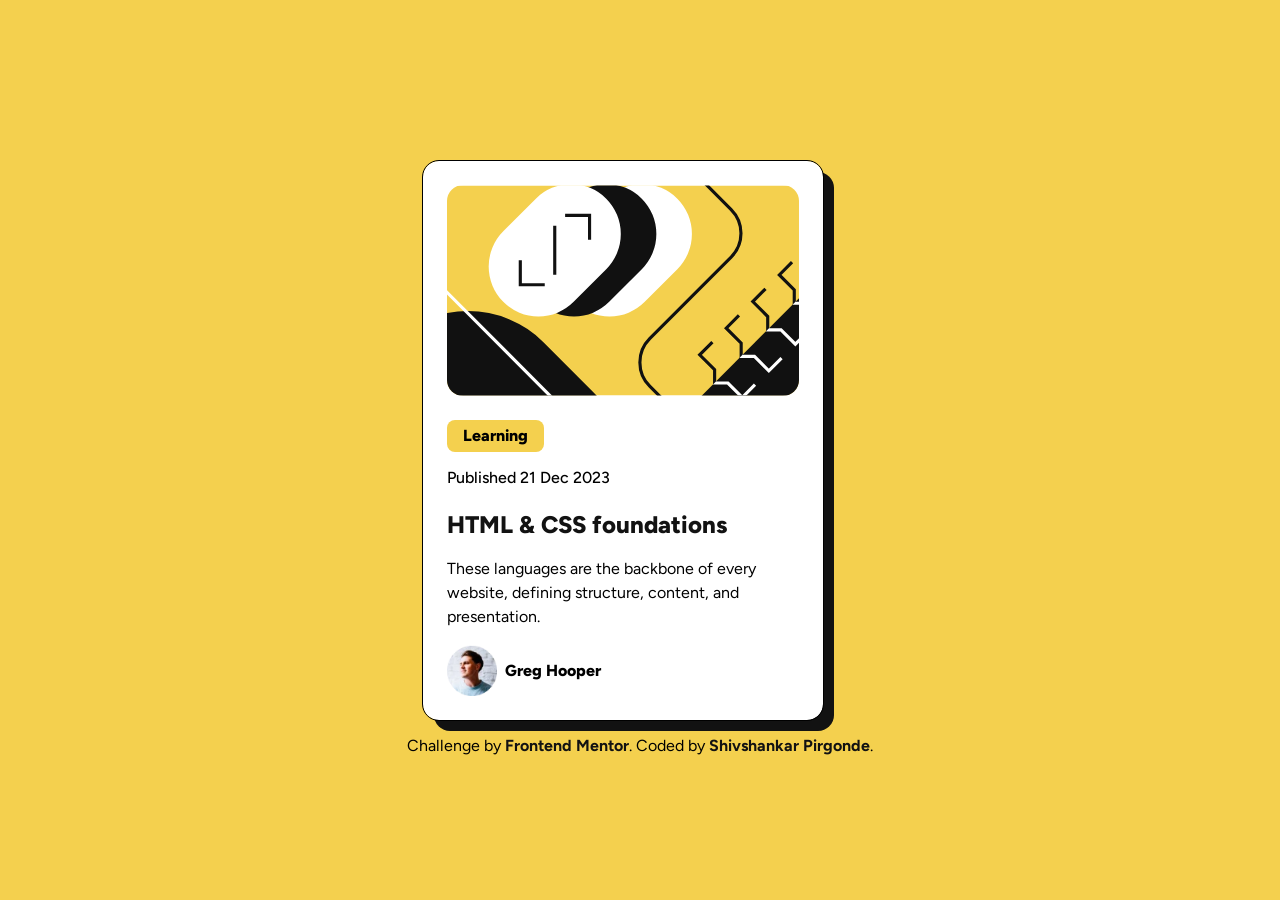
<file: frontendmentor/blog-preview-card/index.html>
<!DOCTYPE html>
<html lang="en">

<head>
  <meta charset="UTF-8">
  <meta name="viewport" content="width=device-width, initial-scale=1.0">
  <!-- displays site properly based on user's device -->

  <link rel="icon" type="image/png" sizes="32x32" href="./assets/images/favicon-32x32.png">

  <title>Frontend Mentor | Blog preview card</title>

  <!-- My CSS -->

  <link rel="preconnect" href="https://fonts.googleapis.com">
  <link rel="preconnect" href="https://fonts.gstatic.com" crossorigin>
  <link href="https://fonts.googleapis.com/css2?family=Figtree:ital,wght@0,300..900;1,300..900&display=swap"
    rel="stylesheet">

  <link rel="stylesheet" href="style.css">


</head>

<body>

  <div class="card-background">
    <div class="card">
      <img src="assets/images/illustration-article.svg" alt="">

      <p class="learning">Learning</p>

      <p class="date">Published 21 Dec 2023</p>

      <h1><a href="#">HTML & CSS foundations</a></h1>

      <p class="description">These languages are the backbone of every website, defining structure, content, and
        presentation.</p>

      <div class="author">
        <img src="assets/images/image-avatar.webp" alt="">
        <p class="name">Greg Hooper</p>
      </div>
    </div>

    <footer class="attribution">
      Challenge by <a href="https://www.frontendmentor.io?ref=challenge">Frontend Mentor</a>.
      Coded by <a href="#">Shivshankar Pirgonde</a>.
    </footer>
  </div>

</body>

</html>
</file>
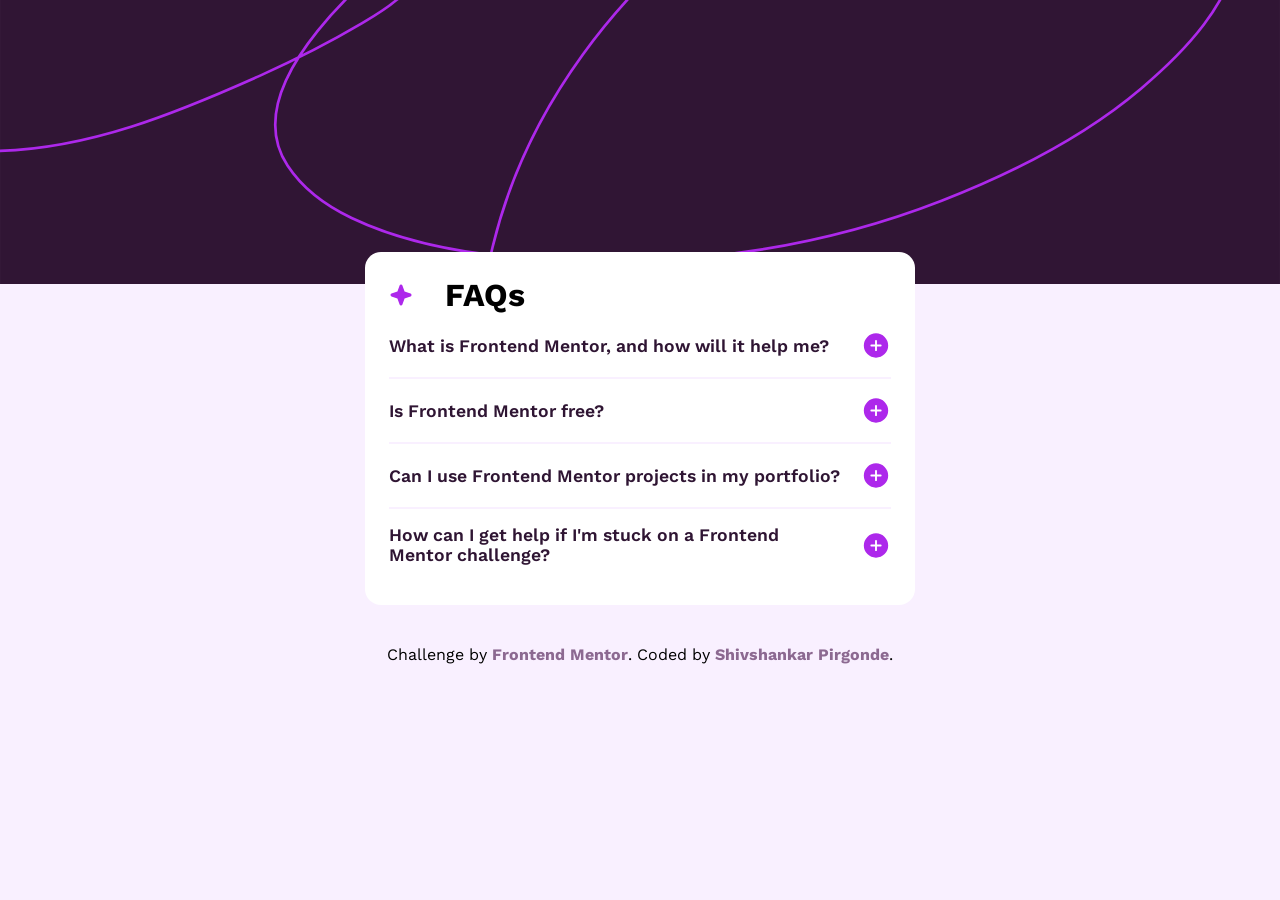
<file: frontendmentor/FAQ accodion/index.html>
<!DOCTYPE html>
<html lang="en">

<head>
  <meta charset="UTF-8">
  <meta name="viewport" content="width=device-width, initial-scale=1.0">
  <!-- displays site properly based on user's device -->

  <link rel="icon" type="image/png" sizes="32x32" href="./assets/images/favicon-32x32.png">

  <title>Frontend Mentor | FAQ accordion</title>


  <!-- My CSS -->
  <link rel="preconnect" href="https://fonts.googleapis.com">
  <link rel="preconnect" href="https://fonts.gstatic.com" crossorigin>
  <link href="https://fonts.googleapis.com/css2?family=Work+Sans:ital,wght@0,100..900;1,100..900&display=swap"
    rel="stylesheet">
  <link rel="stylesheet" href="style.css">
  <script src="main.js" defer></script>
</head>

<body>
  <!-- Page Layout Wrapper -->
  <main class="page-wrapper">

    <!-- Block: faq-card -->
    <div class="faq-card">
      <div class="faq-card__header">
        <img class="faq-card__header-icon" src="assets/images/icon-star.svg" alt="">
        <h1>FAQs</h1>
      </div>

      <div class="accordion">

        <div class="accordion__item">
          <button id="accordion-btn-1" class="accordion__trigger">
            What is Frontend Mentor, and how will it help me?
            <div class="accordion__icon-wrapper">
              <img class="accordion__icon accordion__icon--plus" src="assets/images/icon-plus.svg" alt="">
              <img class="accordion__icon accordion__icon--minus" src="assets/images/icon-minus.svg" alt="">
            </div>
          </button>
          <div id="accordion-panel-1" class="accordion__panel" role="region" aria-labelledby="accordion-btn-1">
            <div class="accordion__content">
              <p>Frontend Mentor offers realistic coding challenges to help developers improve their
                frontend coding skills with projects in HTML, CSS, and JavaScript. It's suitable for
                all levels and ideal for portfolio building.</p>
            </div>
          </div>
        </div>


        <div class="accordion__item">
          <button id="accordion-btn-2" class="accordion__trigger">
            Is Frontend Mentor free?
            <div class="accordion__icon-wrapper">
              <img class="accordion__icon accordion__icon--plus" src="assets/images/icon-plus.svg" alt="">
              <img class="accordion__icon accordion__icon--minus" src="assets/images/icon-minus.svg" alt="">
            </div>
          </button>

          <div id="accordion-panel-2" class="accordion__panel" role="region" aria-labelledby="accordion-btn-2">
            <div class="accordion__content">
              <p>Yes, Frontend Mentor offers both free and premium coding challenges, with the free
                option providing access to a range of projects suitable for all skill levels.</p>
            </div>
          </div>
        </div>

        <div class="accordion__item">
          <button id="accordion-btn-3" class="accordion__trigger">

            Can I use Frontend Mentor projects in my portfolio?
            <div class="accordion__icon-wrapper">
              <img class="accordion__icon accordion__icon--plus" src="assets/images/icon-plus.svg" alt="">
              <img class="accordion__icon accordion__icon--minus" src="assets/images/icon-minus.svg" alt="">
            </div>
          </button>

          <div id="accordion-panel-3" class="accordion__panel" role="region" aria-labelledby="accordion-btn-3">
            <div class="accordion__content">
              <p> Yes, you can use projects completed on Frontend Mentor in your portfolio. It's an excellent
                way to showcase your skills to potential employers!</p>

            </div>
          </div>
        </div>



        <div class="accordion__item">
          <button id="accordion-btn-4" class="accordion__trigger">

            How can I get help if I'm stuck on a Frontend Mentor challenge?
            <div class="accordion__icon-wrapper">
              <img class="accordion__icon accordion__icon--plus" src="assets/images/icon-plus.svg" alt="">
              <img class="accordion__icon accordion__icon--minus" src="assets/images/icon-minus.svg" alt="">
            </div>
          </button>
          <div id="accordion-panel-4" class="accordion__panel" role="region" aria-labelledby="accordion-btn-4">
            <div class="accordion__content">
              <p>The best place to get help is inside Frontend Mentor's Discord community. There's a help
                channel where you can ask questions and seek support from other community members.</p>
            </div>
          </div>
        </div>
      </div>
    </div>
    </div>


    <!-- Block: page-footer -->
    <footer class="page-footer">
      Challenge by <a class="page-footer__link" href="https://www.frontendmentor.io?ref=challenge">Frontend Mentor</a>.
      Coded by <a class="page-footer__link" href="https://github.com/shpirgonde">Shivshankar Pirgonde</a>.
    </footer>
</body>

</html>
</file>
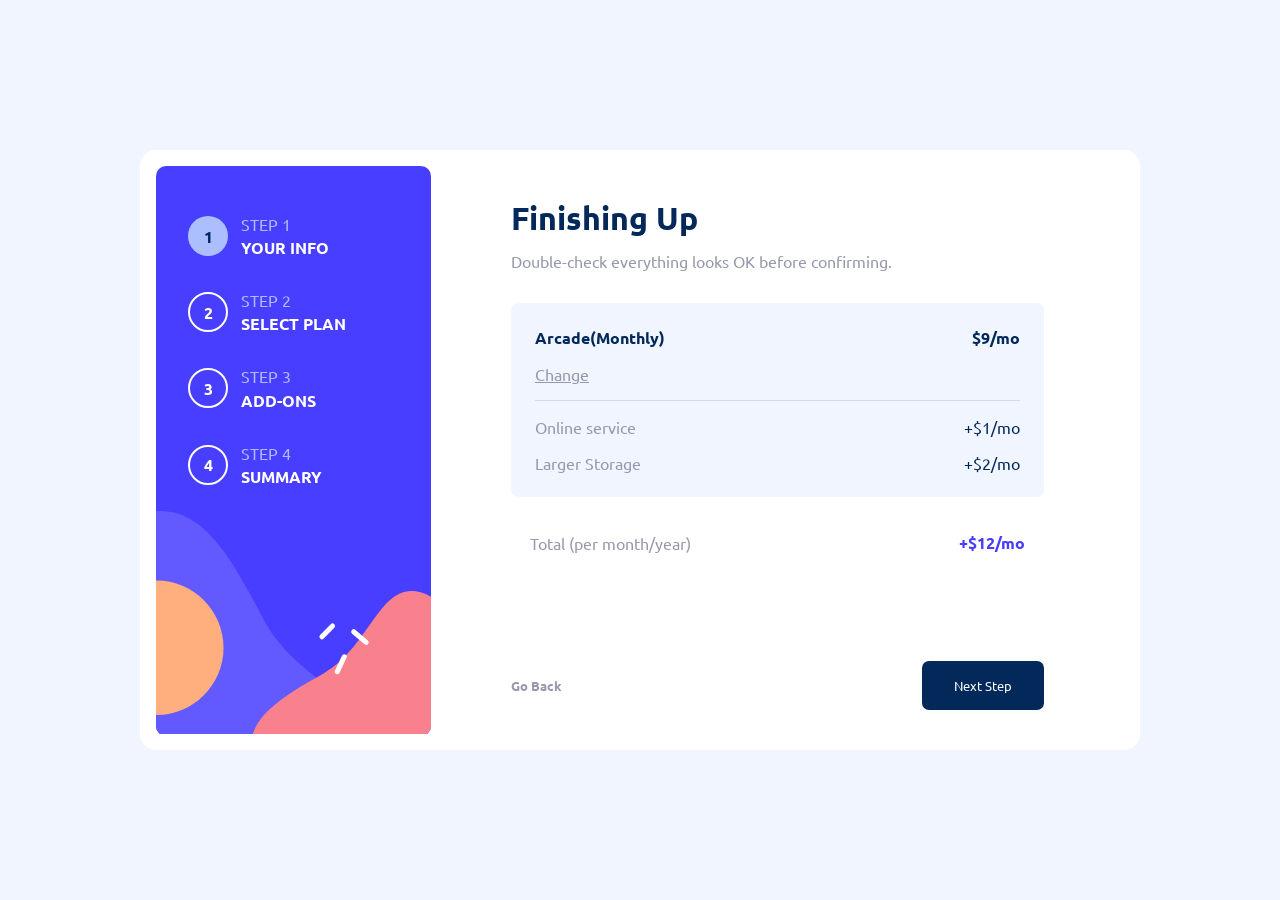
<file: frontendmentor/multi-step-form-main/index.html>
<!DOCTYPE html>
<html lang="en">

<head>
  <meta charset="UTF-8">
  <meta name="viewport" content="width=device-width, initial-scale=1.0">
  <!-- displays site properly based on user's device -->

  <link rel="icon" type="image/png" sizes="32x32" href="./assets/images/favicon-32x32.png">

  <title>Frontend Mentor | Multi-step form</title>

  <!-- Feel free to remove these styles or customise in your own stylesheet 👍 -->
  <!-- My CSS -->

  <link rel="preconnect" href="https://fonts.googleapis.com">
  <link rel="preconnect" href="https://fonts.gstatic.com" crossorigin>
  <link
    href="https://fonts.googleapis.com/css2?family=Ubuntu:ital,wght@0,300;0,400;0,500;0,700;1,300;1,400;1,500;1,700&display=swap"
    rel="stylesheet">
  <link rel="stylesheet" href="style.css">
</head>

<body>
  <div class="multistep-card">
    <div class="multistep-card__container">

      <!-- Sidebar Start -->
      <div class="form-sidebar">

        <div class="step active">
          <div class="circle">1</div>
          <div class="step-content">
            <span>STEP 1</span>
            <b>YOUR INFO</b>
          </div>
        </div>

        <div class="step">
          <div class="circle">2</div>
          <div class="step-content">
            <span>STEP 2</span>
            <b>SELECT PLAN</b>
          </div>
        </div>

        <div class="step">
          <div class="circle">3</div>
          <div class="step-content">
            <span>STEP 3</span>
            <b>ADD-ONS</b>
          </div>
        </div>

        <div class="step">
          <div class="circle">4</div>
          <div class="step-content">
            <span>STEP 4</span>
            <b>SUMMARY</b>
          </div>
        </div>

      </div>
      <!-- Sidebar End -->

      <!-- 2. Main content area containing steps & global navigation -->
      <main class="form-content-area">

        <!-- Step 1 start -->

        <div class="step-layout step-1 ">
          <div class="form-header">
            <h1 class="title">
              Personal info
            </h1>
            <p class="exp"> Please provide your name, email address, and phone number.</p>
          </div>

          <form class="step-1-form" action="">

            <div class="input-group">
              <div class="label">
                <label for="name">Name</label>
                <p class="error">This field is required</p>
              </div>
              <input type="text" class="form-control" required id="name" placeholder="e.g. Stephen King">
            </div>

            <div class="input-group">
              <div class="label">
                <label for="email">Email Address</label>
                <p class="error">This field is required</p>
              </div>
              <input type="email" class="form-control" required name="email" id="email"
                placeholder="e.g. stephenking@lorem.com">
            </div>

            <div class="input-group">
              <div class="label">
                <label for="email"> Phone Number</label>
                <p class="error">This field is required</p>
              </div>
              <input type="tel" class="form-control" required name="phone" id="phone" placeholder="e.g. +1 234 567 890">
            </div>
          </form>

          <!-- <div class="btns">
          <button class="next-step" type="submit">Next Step</button>
        </div> -->
          <!-- Step 1 end -->
        </div>

        <!-- Step 2 start -->

        <div class="step-layout step-2">
          <div class="form-header">
            <h1 class="title">
              Select your plan
            </h1>
            <p class="exp"> You have the option of monthly or yearly billing.</p>
          </div>

          <form>
            <div class="plan-card-container">
              <div class="plan-card selected">
                <img src="./assets/images/icon-arcade.svg" alt="">
                <div class="plan-info chosen">
                  <b> Arcade</b>
                  <span class="plan-priced"> $9/mo</span>
                </div>
              </div>

              <div class="plan-card">
                <img src="./assets/images/icon-advanced.svg" alt="">
                <div class="plan-info">
                  <b> Advanced</b>
                  <span class="plan-priced"> $12/mo</span>
                </div>
              </div>

              <div class="plan-card">
                <img src="./assets/images/icon-pro.svg" alt="">
                <div class="plan-info">
                  <b> Pro</b>
                  <span class="plan-priced"> $15/mo</span>
                </div>
              </div>
            </div>
          </form>

          <div class="switcher">
            <p class="monthly sw-active">
              Monthly
            </p>
            <label class="switch">
              <input type="checkbox">
              <span class="slider round"></span>
            </label>
            <p class="yearly">Yearly</p>
          </div>
        </div>

        <!-- Step 2 end -->

        <!-- Step 3 start -->

        <div class="step-layout">
          <div class="form-header">
            <h1 class="title"> Pick add-ons</h1>
            <p class="exp"> Add-ons help enhance your gaming experience.</p>
          </div>
          <form action="" class="form-step-3">
            <div class="addon-container">

              <label class="box" data-id="1">
                <input type="checkbox" id="onine"> <!-- Inside the label = the whole box is clickable! -->
                <div class="description">
                  <span class="addon-title">Online service</span>
                  <small>Access to multiplayer games</small>
                </div>
                <p class="price">+$1/mo</p>
              </label>

              <label class="box" data-id="2">
                <input type="checkbox" id="larger">
                <div class="description">
                  <span class="addon-title">
                    Larger Storage
                  </span>
                  <small> Extra 1TB of cloud save</small>
                </div>
                <p class="price"> +$2/mo</p>
              </label>

              <label class="box" data-id="3">
                <input type="checkbox" id="custom">
                <div class="description">
                  <span class="addon-title">
                    Customizable Profile
                  </span>
                  <small> Custom theme on your profile</small>
                </div>
                <p class="price"> +$2/mo</p>
                </lable>

            </div>
          </form>
        </div>

        <!-- Step 3 end -->

        <!-- Step 4 start -->

        <div class="step-layout is-active">
          <div class="form-header">
            <h1 class="title">Finishing Up</h1>
            <p class="exp">
              Double-check everything looks OK before confirming.
            </p>
          </div>
          <form action="" class="form-step-4">
            <div class="selection-box">

              <div class="selected-plan">
                <p class="plan-name">Arcade(Monthly)</p>
                <p class="plan-price">$9/mo</p>
              </div>

              <div class="change-plan">
                <a href="">Change</a>
              </div>

              <hr>

              <div class="selected-addons-list">
                <div class="selected-addon-row" addon-row-id="1">
                  <span class="service-name">Online service</span>
                  <span class="service-price">+$1/mo</span>
                  <!-- JavaScript will automatically inject rows here on the fly -->
                </div>

                <div class="selected-addon-row" addon-row-id="2">
                  <span class="service-name">Larger Storage</span>
                  <span class="service-price">+$2/mo</span>
                  <!-- JavaScript will automatically inject rows here on the fly -->
                </div>
              </div>

            </div>
            <div class="total-box">
              <p class="total-label"> Total (per month/year)</p>
              <p class="total-amount">+$12/mo</p>
            </div>
        </div>
        </form>
        <!-- Step 4 end -->

        <!-- Step 5 start -->
        <div class="step-5">
          <img src="./assets/images/icon-thank-you.svg" alt="">
          <div class="header">
            <h1 class="title"> Thank you!</h1>
            <p class="exp"> Thanks for confirming your subscription! We hope you have fun
              using our platform. If you ever need support, please feel free
              to email us at support@loremgaming.com.</p>
          </div>
          <div class="btns">

            <button class="next-step" type="submit"> </button>
          </div>
        </div>

        <div class="btns">
          <button class="previous-step" type="button"> Go Back</button>
          <button class="next-step" type="submit"> Next Step</button>
        </div>
      </main>
    </div>
  </div>

</body>

</html>
</file>
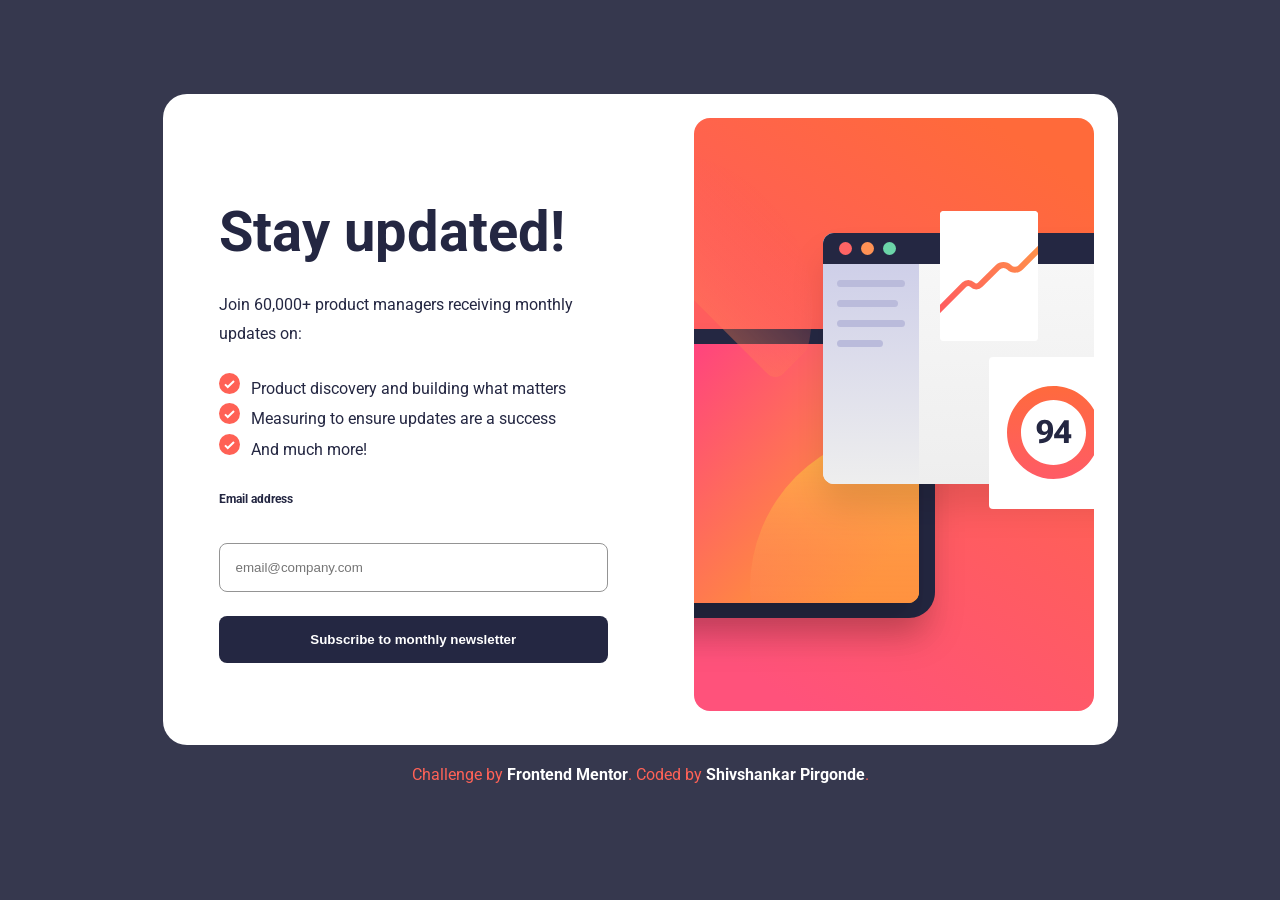
<file: frontendmentor/Newsletter sign-up form with success message/index.html>
<!DOCTYPE html>
<html lang="en">

<head>
  <meta charset="UTF-8">
  <meta name="viewport" content="width=device-width, initial-scale=1.0">
  <!-- displays site properly based on user's device -->

  <link rel="icon" type="image/png" sizes="32x32" href="./assets/images/favicon-32x32.png">

  <title>Frontend Mentor | Newsletter sign-up form with success message</title>

  <!-- My CSS -->

  <link rel="preconnect" href="https://fonts.googleapis.com">
  <link rel="preconnect" href="https://fonts.gstatic.com" crossorigin>
  <link href="https://fonts.googleapis.com/css2?family=Roboto:ital,wght@0,100..900;1,100..900&display=swap"
    rel="stylesheet">
  <link rel="stylesheet" href="style.css">

</head>

<body>

  <!-- Sign-up form start -->

  <div class="container">

    <div class="left-box">
      <div class="left-info">
        <h1> Stay updated! </h1>
        <p>Join 60,000+ product managers receiving monthly updates on: </p>
        <ul>
          <li> Product discovery and building what matters</li>
          <li> Measuring to ensure updates are a success</li>
          <li> And much more!</li>
        </ul>
        <form class="form">

          <div class="form-item">
            <label for="email">
              <p>Email address</p>
              <p class="invalid-email">Valid email required</p>
            </label>
            <input type="email" id="email" class='email' placeholder="email@company.com">
          </div>

          <div class="form-item">
            <button class="submit-btn"> Subscribe to monthly newsletter</button>
          </div>
        </form>
      </div>
    </div>

    <div class="right-box">
      <picture>
        <source media="(max-width:768px)" srcset="assets/images/illustration-sign-up-mobile.svg">
        <img src="assets/images/illustration-sign-up-desktop.svg" alt="">
      </picture>
    </div>

    <div id="confirmed-message" class="confirmed-message">
      <img src="assets/images/icon-success.svg" alt="">
      <h2> Thanks for subscribing!</h2>
      <p> A confirmation email has been sent to <span class="user-email">ash@loremcompany.com</span>.
        Please open it and click the button inside to confirm your subscription.
      </p>
      <button class="dismiss-message">
        Dismiss message
      </button>
    </div>
  </div>



  <footer class="card-footer">
    Challenge by <a href="https://www.frontendmentor.io?ref=challenge">Frontend Mentor</a>.
    Coded by <a href="#">Shivshankar Pirgonde</a>.
  </footer>

  <script src="main.js"></script>
</body>

</html>
</file>
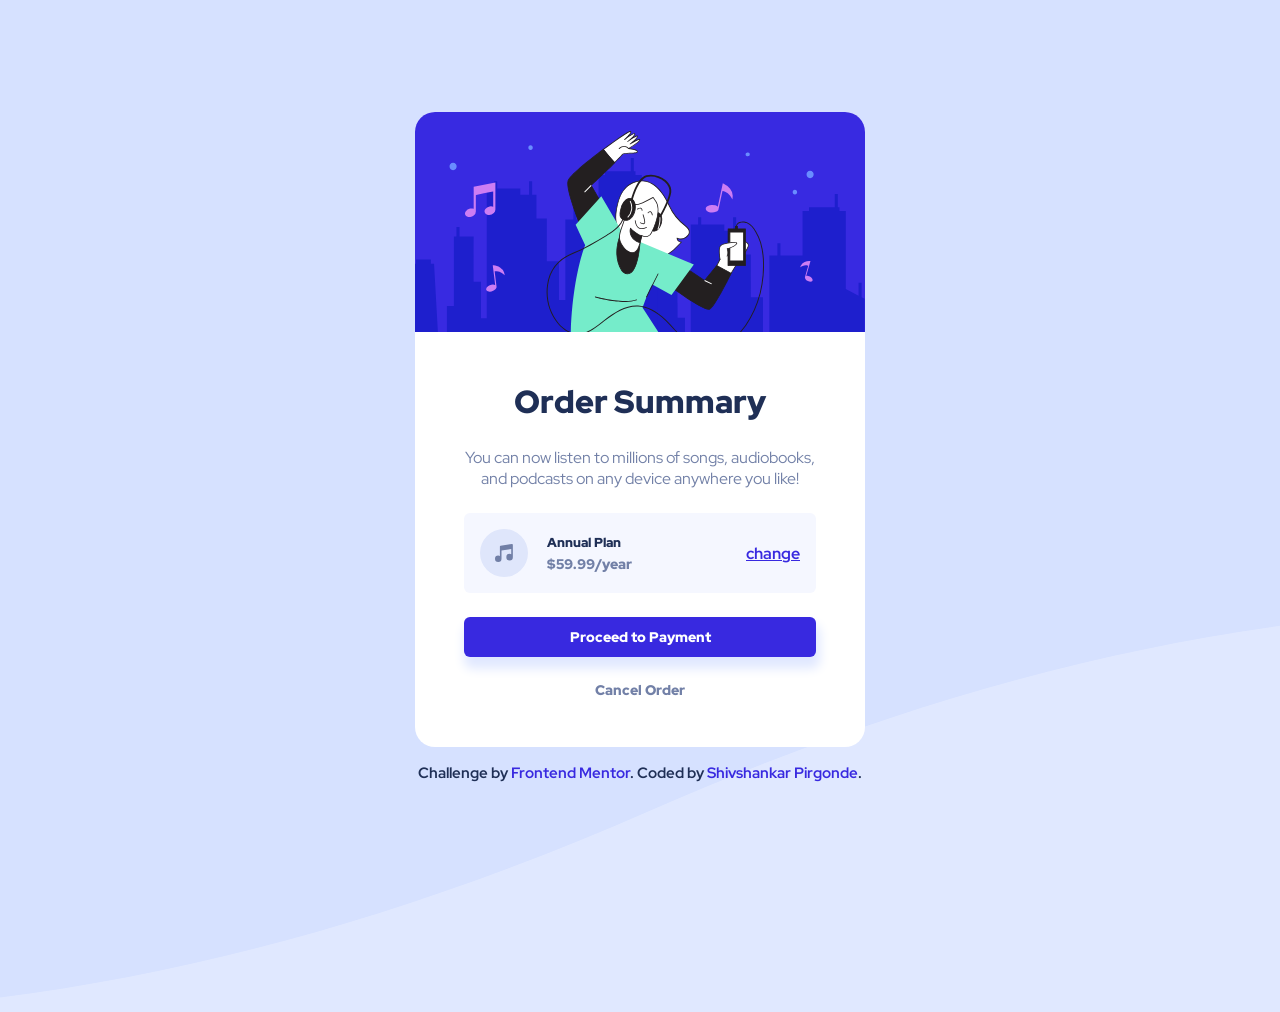
<file: frontendmentor/order-summary-component-main/index.html>
<!DOCTYPE html>
<html lang="en">

<head>
  <meta charset="UTF-8">
  <meta name="viewport" content="width=device-width, initial-scale=1.0">
  <!-- displays site properly based on user's device -->

  <link rel="icon" type="image/png" sizes="32x32" href="./images/favicon-32x32.png">

  <title>Frontend Mentor | Order summary card</title>

  <!-- My CSS -->

  <link rel="preconnect" href="https://fonts.googleapis.com">
  <link rel="preconnect" href="https://fonts.gstatic.com" crossorigin>
  <link href="https://fonts.googleapis.com/css2?family=Red+Hat+Display:ital,wght@0,300..900;1,300..900&display=swap"
    rel="stylesheet">
  <link rel="stylesheet" href="style.css">
</head>

<body>

  <div class="order-summary-container">
    <div class="order-summary__card">
      <div class="order-summary__hero">
        <img src="images/illustration-hero.svg" alt="">
      </div>
      <div class="order-summary__body">
        <h1 class="order-summary__title">Order Summary </h1>
        <div class="order-summary__description"> You can now listen to millions of songs, audiobooks, and podcasts on
          any device anywhere you like!</div>

        <div class="order-summary__plan">
          <img src="images/icon-music.svg" alt="">
          <div class="order-summary__plan__detail">
            <h5 class="order-summary__anual"> Annual Plan</h5>
            <p class="order-summary__price"> $59.99/year</p>
          </div>
          <a href="#" class="order-summary__change">change</a>
        </div>

        <div class="order-summary_proceed-btn"> Proceed to Payment</div>
        <div class="order-summary_cancel-btn">Cancel Order</div>
      </div>
    </div>

    <footer class="attribution">
      Challenge by <a href="https://www.frontendmentor.io?ref=challenge">Frontend Mentor</a>.
      Coded by <a href="https://github.com/shpirgonde">Shivshankar Pirgonde</a>.
    </footer>
  </div>


</body>

</html>
</file>
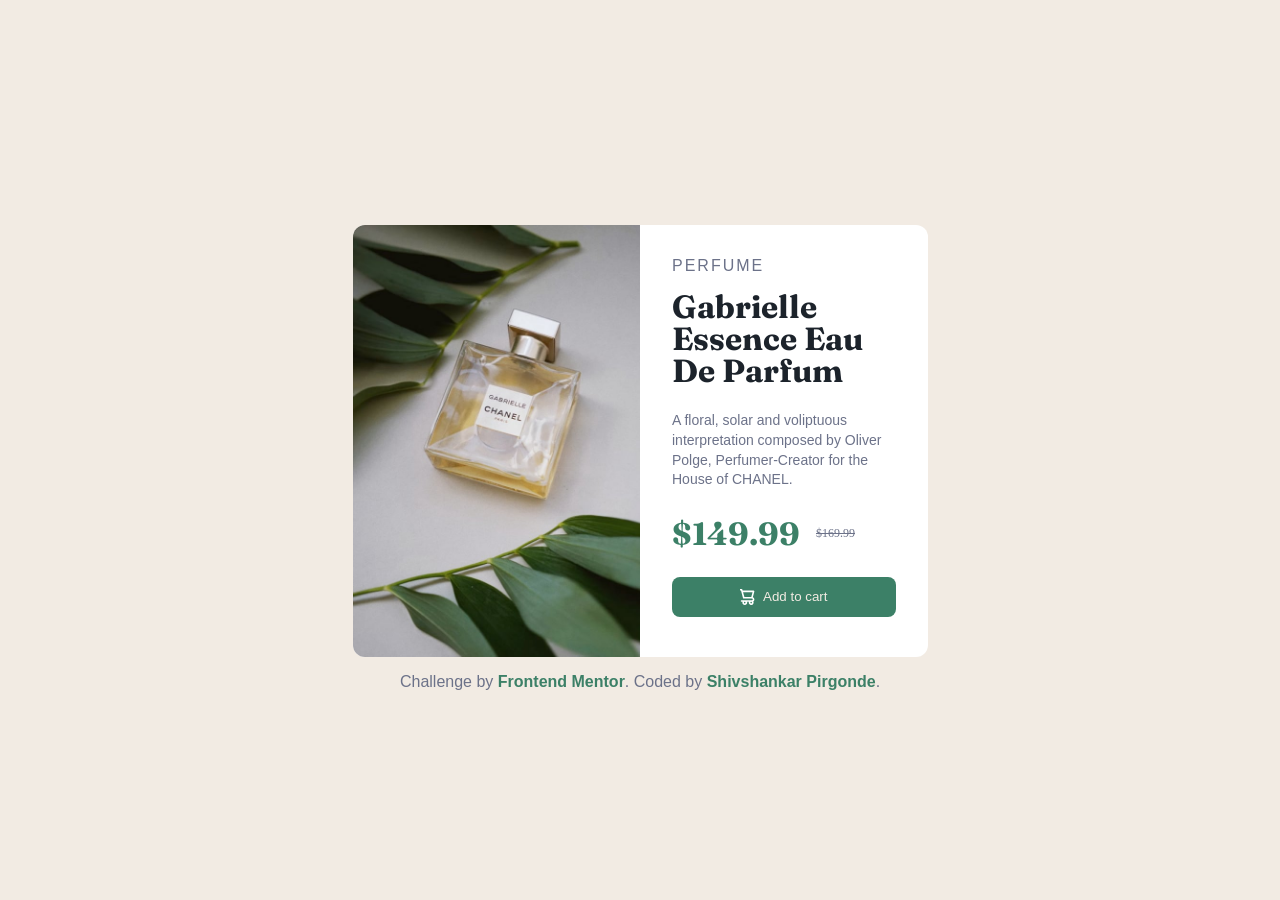
<file: frontendmentor/Product preview card component/index.html>
<!DOCTYPE html>
<html lang="en">

<head>
  <meta charset="UTF-8">
  <meta name="viewport" content="width=device-width, initial-scale=1.0">
  <!-- displays site properly based on user's device -->

  <link rel="icon" type="image/png" sizes="32x32" href="./images/favicon-32x32.png">

  <title>Frontend Mentor | Product preview card component</title>

  <!-- Google Fonts -->
  <link rel="preconnect" href="https://fonts.googleapis.com">
  <link rel="preconnect" href="https://fonts.gstatic.com" crossorigin>
  <link
    href="https://fonts.googleapis.com/css2?family=Fraunces:ital,opsz,wght@0,9..144,100..900;1,9..144,100..900&display=swap"
    rel="stylesheet">

  <!-- My CSS -->
  <link rel="stylesheet" href="style.css">
</head>

<body>
  <div class="product-container">
    <div class="product-card">
      <div class="left">
        <picture>
          <source srcset="images/image-product-mobile.jpg" media="(max-width: 540px)">
          <img src="images/image-product-desktop.jpg" alt="">
        </picture>
      </div>
      <div class="right">
        <p class="perfume">PERFUME</p>
        <h1>Gabrielle Essence Eau De Parfum</h1>
        <p class="description">A floral, solar and voliptuous interpretation composed by Oliver Polge, Perfumer-Creator
          for the House of CHANEL.</p>
        <div class="pricing">
          <p class="new-price">$149.99</p>
          <p class="old-price">$169.99</p>
        </div>

        <button class="card-btn">
          <img src="images/icon-cart.svg" alt="">
          Add to cart
        </button>
      </div>
    </div>

    <footer class="card-footer">
      Challenge by <a href="https://www.frontendmentor.io?ref=challenge">Frontend Mentor</a>.
      Coded by <a href="https://github.com/shpirgonde">Shivshankar Pirgonde</a>.
    </footer>
  </div>


</body>

</html>
</file>
<file: frontendmentor/blog-preview-card/style.css>
*,
*::before,
*::after {
    box-sizing: border-box;
    margin: 0;
    padding: 0;
}

:root {
    --yellow: hsl(47, 88%, 63%);
    --white: hsl(0, 0%, 100%);
    --gray: hsl(0, 0%, 42%);
    --black: hsl(0, 0%, 7%);
}

body {
    font-family: 'Figtree', sans-serif;
}

.card-background {
    background-color: var(--yellow);
    min-height: 100vh;
    display: grid;
    place-content: center;
}

img {
    width: 100%;
    display: block;
}

.card {
    background-color: var(--white);
    max-width: 400px;
    padding: 1.5rem;
    margin: 1rem;
    position: relative;
    border-radius: 1rem;
    outline: 1px solid #000;
    box-shadow: 11px 11px 0 var(--black);

    & img {
        border-radius: 1rem;
    }

    & .learning {
        background-color: var(--yellow);
        width: min-content;
        padding: .4rem 1rem;
        ;
        margin-top: 1.5rem;
        font-weight: 800;
        border-radius: .5rem;

        transition: background-color 0.5s ease, color 0.5s ease;

        &:hover {
            background-color: var(--black);
            color: var(--yellow);
            cursor: pointer;
        }
    }

    & .date {
        margin-top: 1rem;
        font-weight: 500;
    }

    & h1 {
        margin: 1rem 0;

        & a {
            color: var(--black);
            font-size: 1.5rem;
            font-weight: 800;
            line-height: 1;
            text-decoration: none;
            transition: background-color 0.3s ease, color 0.3s ease;

            &:hover {
                color: var(--yellow);
            }
        }
    }

    & .description {
        color: var(--grey);
        line-height: 1.5;
    }

    & .author {
        margin-top: 1rem;
        display: flex;
        align-items: center;
        gap: .5rem;

        & img {
            width: 50px;

        }

        & .name {
            font-weight: 800;
        }
    }
}


@media(max-width: 375px) {
    .card h1 a {
        font-size: 1.25rem;
    }
}

.attribution {
    text-align: center;

    & a {
        color: var(--black);
        text-decoration: none;
        font-weight: 700;
    }

    & a:hover {
        text-decoration: underline;
    }
}
</file>
<file: frontendmentor/FAQ accodion/style.css>
/* ==========================================================================
   1. Global Resets & Variables
   ========================================================================== */

*,
*::before,
*::after {
    box-sizing: border-box;
    margin: 0;
    padding: 0;
}

:root {
    --white: hsl(0, 100%, 100%);
    --light-pink: hsl(275, 100%, 97%);
    --grayish-purple: hsl(292, 16%, 49%);
    --dark-purple: hsl(292, 42%, 14%);
}


/* ==========================================================================
   2. Base HTML Element Styles
   ========================================================================== */

body {
    background-color: var(--light-pink);
    background-image: url(assets/images/background-pattern-desktop.svg);
    background-repeat: no-repeat;
    background-size: 100%;
    font-family: 'Work Sans', 'sans-serif';
    min-height: 100vh;

    display: grid;
    place-content: center;
}

/* 
:where(img, svg) {
   
    display: block;
} */


.page-wrapper {
    width: 100%;
    display: grid;
    place-content: center;
}


.faq-card {
    background-color: var(--white);
    max-width: 550px;
    padding: 1.5rem;
    margin: 1rem;
    border-radius: 1rem;
}

.faq-card__header {
    display: flex;
    gap: 2rem;
}

.faq-card__title {
    font-size: 4rem;
    font-weight: 700;
    color: var(--dark-purple);
}

.faq-card__header-icon {
    width: 24px;
    /* Change this value to adjust the size (e.g., 20px, 32px) */
    height: auto;
    /* Keeps the proportions perfect */
}


.accordion {
    width: 100%;
}

.accordion__item:not(:last-child) {
    border-bottom: 2px solid var(--light-pink);
}

.accordion__trigger {
    cursor: pointer;
    background-color: transparent;
    width: 100%;
    padding: 1rem 0;
    font-size: 1.1rem;
    font-weight: 600;
    text-align: left;
    display: flex;
    align-items: center;
    justify-content: space-between;
    gap: 1rem;
    border: 0;
    color: var(--dark-purple);
    font-family: inherit;

    &:hover {
        color: purple;
    }
}

.accordion__icon-wrapper {
    display: flex;
    align-items: center;
}

.accordion__icon {
    min-width: 30px;
    display: block;
    /* Gives the browser a base structure to switch from */

}

.accordion__panel {
    background-color: var(--white);
    max-height: 0;
    overflow: hidden;
    transition: max-height 650ms cubic-bezier(0.25, 1, 0.5, 1);
}

.accordion__content {
    color: var(--grayish-purple);
    padding: 1.5rem 0;
    line-height: 1.5;
}




/* 1. Default state: Show plus, hide minus */
.accordion__item .accordion__icon--plus {
    display: block;
}

.accordion__item .accordion__icon--minus {
    display: none;
}

/* 2. Active open state: Hide plus, show minus */
.accordion__item--open .accordion__icon--plus {
    display: none;
}

.accordion__item--open .accordion__icon--minus {
    display: block;
}

.page-footer {
    text-align: center;
    margin-top: 1.5rem;
}

.page-footer__link {
    color: var(--grayish-purple);
    text-decoration: none;
    font-weight: 700;

    &:hover {
        text-decoration: underline;
        color: var(--dark-purple);
    }
}
</file>
<file: frontendmentor/multi-step-form-main/style.css>
@import url("./styles/layout.css");
@import url("./styles/sidebar.css");
@import url("./styles/buttons.css");
@import url("./styles/step-1.css");
@import url("./styles/step-2.css");
@import url("./styles/step-3.css");
@import url("./styles/step-4.css");

/* ==========================================================================
   1. Global Resets & Variables
   ========================================================================== */

*,
*::before,
*::after {
    box-sizing: border-box;
    margin: 0;
    padding: 0;
}

/* Force form elements to inherit the font-family from the body */
button,
input,
select,
textarea {
    font-family: inherit;
}

:root {

    /* colors Primary */

    --blue-950: hsl(213, 96%, 18%);
    --blue-800: hsl(213, 72%, 31%);
    --purple-600: hsl(243, 100%, 62%);
    --blue-300: hsl(228, 100%, 84%);
    --blue-200: hsl(206, 94%, 87%);
    --red-500: hsl(354, 84%, 57%);

    /* colors Neutral */

    --grey-500: hsl(231, 11%, 63%);
    --purple-200: hsl(229, 24%, 87%);
    --blue-100: hsl(218, 100%, 97%);
    --blue-50: hsl(231, 100%, 99%);
    --white: hsl(0, 100%, 100%);
}

body {
    background-color: var(--blue-100);
    display: flex;
    font-family: "Ubuntu", sans-serif;
    align-items: center;
    justify-content: center;
    min-height: 100vh;
}

.hidden {
    display: none;
}

img {
    max-width: 100%;
}



/* STEP 2 STYLES END */

/* STEP 3 */
.step-3 {
    display: none;
    width: 90%;
}

/* STEP 4 */
.step-4 {
    display: none;
    width: 90%;
}

/* STEP 5 */
.step-5 {
    display: none;
    width: 90%;
}

/* STEP 6 */
</file>
<file: frontendmentor/Newsletter sign-up form with success message/style.css>
:root {
    /* Primary */
    --tomato: hsl(4, 100%, 67%);

    /* Neutral */
    --dark-slate-grey: hsl(234, 29%, 20%);
    --charcoal-grey: hsl(235, 18%, 26%);
    --grey: hsl(0, 0%, 58%);
    --white: hsl(0, 0%, 100%);
}

*,
*::before,
*::after {
    box-sizing: border-box;
    margin: 0;
    padding: 0;
}

body {
    background-color: var(--charcoal-grey);
    min-height: 100vh;
    font-size: 16px;
    line-height: 1.8;
    font-family: "Roboto", sans-serif;
    display: grid;
    place-content: center;
}

/* --- MAIN CONTAINER --- */
.container {
    max-width: 955px;
    width: 100%;
    margin: 0 auto;
    background-color: var(--white);
    padding: 1.5rem;
    border-radius: 1.5rem;
    display: grid;
    grid-template-columns: 1fr 1fr;
}

/* Switches to a beautiful, compact desktop card when successful */
.container.success {
    display: flex;
    flex-direction: column;
    max-width: 504px;
    height: auto;
    padding: 3.5rem 4rem;
    border-radius: 2.2rem;
}

/* --- NEWSLETTER FORM ELEMENTS --- */
.left-box {
    color: var(--dark-slate-grey);
    padding: 4rem 2rem 2rem 2rem;
}

.left-info h1 {
    font-size: 3.5rem;
    margin-bottom: .5rem;
}

.left-info p,
.left-info ul {
    margin-bottom: 1.5rem;

    & li {
        list-style-image: url(assets/images/icon-list.svg);
        list-style-position: inside;

        & ::before {
            content: '';
            margin-right: .5rem;
        }
    }
}

.form-item {
    display: flex;
    flex-direction: column;

    & label {
        font-size: 12px;
        font-weight: 700;
        margin-bottom: .5rem;
        display: flex;
        justify-content: space-between;

        & .invalid-email {
            color: var(--tomato);
            display: none;

            &.active {
                display: block;
            }
        }
    }

    & input,
    & button {
        padding: 1rem;
        margin-bottom: 1.5rem;
        border-radius: 8px;
    }

    & input {
        border: 1px solid var(--grey);

        &.active {
            background-color: rgba(255, 98, 87, 0.2);
            border: 1px solid var(--tomato);
        }
    }

    & button {
        cursor: pointer;
        background-color: var(--dark-slate-grey);
        color: var(--white);
        font-weight: 700;
        outline: none;
        border: none;

        &:hover {
            background: linear-gradient(127deg, rgba(255, 63, 124, 1) 40%, rgba(255, 154, 34, 1));
        }
    }
}

.right-box {
    text-align: right;
}

/* --- SUCCESS STATE INTERNALS --- */
.confirmed-message {
    display: none;
    line-height: 1.3;

    &.active {
        display: flex;
        flex-direction: column;
    }

    & img {
        width: 64px;
        margin-bottom: 2.5rem;
    }

    & h2 {
        font-size: 3.5rem;
        font-weight: 700;
        color: var(--dark-slate-grey);
        line-height: 1.05;
        margin-bottom: 1.5rem;
    }

    & p {
        font-size: 15px;
        line-height: 1.5;
        color: var(--charcoal-grey);
        margin-bottom: 2.5rem;
    }

    & button {
        cursor: pointer;
        background-color: var(--dark-slate-grey);
        color: var(--white);
        font-weight: 700;
        width: 100%;
        padding: 1.1rem;
        border-radius: 8px;
        border: none;
        outline: none;
        font-size: 16px;
        transition: background 0.2s ease;

        &:hover {
            background: linear-gradient(127deg, rgba(255, 63, 124, 1) 40%, rgba(255, 154, 34, 1) 70%);
        }
    }
}

.user-email {
    font-weight: 700;
}

/* --- RESPONSIVE MEDIA QUERIES --- */
@media(max-width:768px) {
    body {
        display: initial;
        line-height: 1.4;
    }

    .container {
        width: 100%;
        height: initial;
        padding: 0;
        grid-template-columns: 1fr;
        border-radius: 0;
    }

    /* Makes the success card take full screens ONLY on mobile phones */
    .container.success {
        display: flex;
        max-width: 100%;
        height: 100vh;
        padding: 10rem 2rem 2.5rem 2rem;
    }

    .left-box {
        padding: 1rem 2rem;
        grid-row: 2;

        & ul li {
            margin-bottom: 1rem;
        }
    }

    .right-box img {
        width: 100%;
    }

    .confirmed-message.active {
        height: 100%;
        justify-content: space-between;
    }
}


.card-footer {
    margin: 1rem 1rem;
    text-align: center;
    color: var(--tomato);

    & a {
        color: var(--white);
        text-decoration: none;
        font-weight: 700;
    }

    & a:hover {
        text-decoration: underline;
    }
}
</file>
<file: frontendmentor/order-summary-component-main/style.css>
*,
*::before,
*::after {
    box-sizing: border-box;
    margin: 0;
    padding: 0;
    /* outline: 1px solid red; */
}

:root {

    /* Primary */
    --blue-100: hsl(225, 100%, 94%);
    --blue-700: hsl(245, 75%, 52%);

    /* ### Neutral */

    --blue-50: hsl(225, 100%, 98%);
    --gray-600: hsl(224, 23%, 55%);
    --blue-950: hsl(223, 47%, 23%);

}

body {

    font-family: "Red Hat Display", sans-serif;
    min-height: 100vh;
    background-image: url(images/pattern-background-desktop.svg);
    background-repeat: no-repeat;
    background-size: cover;
    background-position: center;
    background-color: var(--blue-100);
    font-size: 16px;
}

.order-summary-container {
    width: 450px;
    height: 697px;
    margin: 7rem auto;
}

.order-summary__card {
    border-radius: 20px;
    overflow: hidden;
    background-color: white;
}

.order-summary__hero img {
    display: block;
    width: 100%;
    height: auto;
}

.order-summary__body {
    display: flex;
    flex-direction: column;
    align-items: center;
    gap: 1.5rem;

    &> :first-child {
        margin-top: 3rem;
    }

    &> :last-child {
        margin-bottom: 3rem;
    }
}

.order-summary__title {
    color: var(--blue-950);
    font-weight: 900;
}

.order-summary__description {
    color: var(--gray-600);
    padding: 0px 3rem 0px 3rem;
    justify-content: center;
    text-align: center;
}

.order-summary__plan {
    display: flex;
    flex-direction: row;
    background-color: var(--blue-50);
    padding: 1rem;
    width: 22rem;
    gap: 1.2rem;
    border-radius: 6px;
    /* margin-bottom: .8rem; */

}


.order-summary__plan__detail {
    display: flex;
    flex-direction: column;
    justify-content: center;
    gap: 4px;
}

.order-summary__anual {
    color: var(--blue-950);
    font-weight: 900;
}

.order-summary__price {
    color: var(--gray-600);
    font-weight: 900;
    font-size: 14px;
}

.order-summary__change {
    margin-left: auto;
    align-content: center;
    font-weight: 700;
    color: var(--blue-700);

    &:hover {
        opacity: 0.6;
        cursor: pointer;
    }
}

.order-summary_proceed-btn {
    background-color: var(--blue-700);
    color: white;
    padding: .7rem 1rem;
    width: 22rem;
    text-align: center;
    border-radius: 6px;
    font-weight: 900;
    font-size: 14px;
    box-shadow: 2px 0.6rem 11px 2px var(--blue-100);

    &:hover {
        opacity: 0.6;
        cursor: pointer;
    }
}

.order-summary_cancel-btn {
    color: var(--gray-600);
    font-weight: 900;
    font-size: 14px;

    &:hover {
        color: var(--blue-950);
        cursor: pointer;
    }
}

.attribution {
    margin-top: 1rem;
    text-align: center;
    font-weight: 700;
    font-size: 15px;
    color: var(--blue-950);

    & a {
        color: var(--blue-700);
        text-decoration: none;
    }

    & a:hover {
        opacity: 0.6;
        cursor: pointer;
        text-decoration: underline;
    }
}

/* Mobile layout */

@media (max-width:375px) {
    .order-summary-container {
        width: calc(100% - 2rem);
        margin: 4rem auto;
        height: auto;
    }

    .order-summary__plan,
    .order-summary_proceed-btn {
        width: 100%;
    }

    .attribution {
        font-size: 10px;
    }
}
</file>
<file: frontendmentor/Product preview card component/style.css>
*,
*::before,
*::after {
    box-sizing: border-box;
    margin: 0;
    padding: 0;
}

:root {
    /* Primary */
    --green-500: hsl(158, 36%, 37%);
    --green-700: hsl(158, 42%, 18%);


    /* Neutral */
    --black: hsl(212, 21%, 14%);
    --grey: hsl(228, 12%, 48%);
    --cream: hsl(30, 38%, 92%);
    --white: hsl(0, 0%, 100%);

}

.product-container {
    background-color: var(--cream);
    color: var(--grey);
    font-family: "Montserrat", sans-serif;
    min-height: 100vh;
    display: grid;
    place-content: center;
}

img,
svg,
picture {
    max-width: 100%;
    display: block;
}

.product-card {
    background-color: var(--white);
    margin: 1rem;
    max-width: 575px;
    display: grid;
    grid-template-columns: 1fr 1fr;
    border-radius: .75rem;
    overflow: hidden;

    @media(max-width: 540px) {
        grid-template-column: 1fr;
    }

    & img {
        width: 100%;
    }

    & h1 {
        color: var(--black);
        margin: 1rem 0 1.5rem;
        font-family: "Fraunces", serif;
        line-height: 1;
    }

    & button {
        cursor: pointer;
        background-color: var(--green-500);
        color: var(--cream);
        width: 100%;
        padding: .75rem;
        font-family: inherit;
        display: flex;
        align-items: center;
        justify-content: center;
        gap: .5rem;
        border-radius: .5rem;
        border: 0;
        transition: all 200ms ease;

        &:hover {
            background-color: var(--green-700);
        }

        & img {
            max-width: 15px;
        }
    }

    & .right {
        padding: 2rem;
    }

    & .perfume {
        letter-spacing: 2px;
        font-weight: 500;
    }

    & .description {
        margin-bottom: 1.5rem;
        font-size: 14px;
        font-weight: 500;
        line-height: 1.4;
    }

    & .pricing {
        margin-bottom: 1.5rem;
        display: flex;
        align-items: center;
        gap: 1rem;
    }

    & .pricing .new-price {
        color: var(--green-500);
        font-family: "Fraunces", serif;
        font-size: 2rem;
        font-weight: 700;
    }


    & .pricing .old-price {
        color: var(--grey);
        font-family: "Montserrat", serif;
        font-size: .75rem;
        font-weight: 500;
        text-decoration: line-through;
    }
}


.card-footer {
    text-align: center;

    & a {
        color: var(--green-500);
        text-decoration: none;
        font-weight: 700;
    }

    & a:hover {
        text-decoration: underline;
    }
}
</file>
